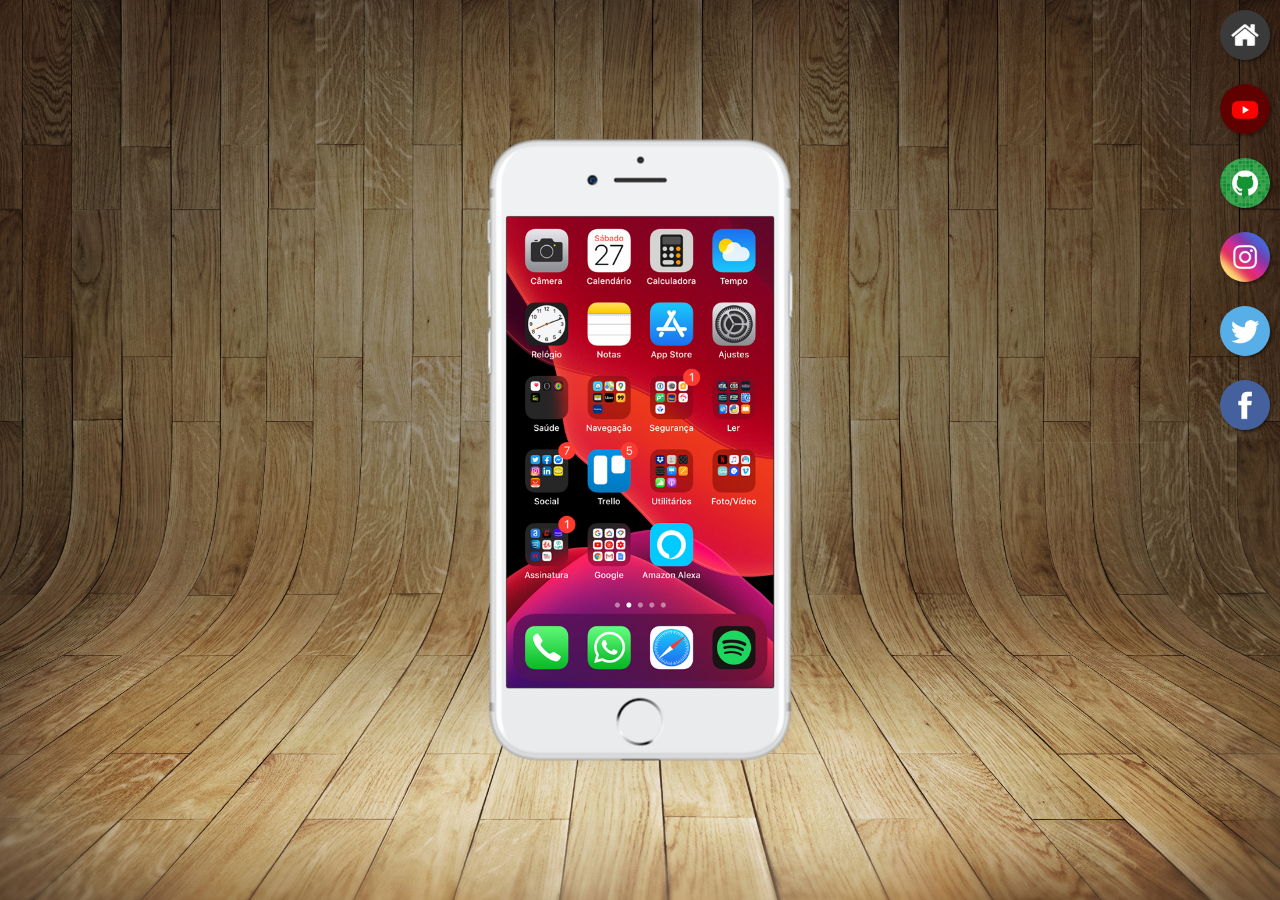
<file: index.html>
<!DOCTYPE html>
<html lang="pt-br">
<head>
    <meta charset="UTF-8">
    <meta http-equiv="X-UA-Compatible" content="IE=edge">
    <meta name="viewport" content="width=device-width, initial-scale=1.0">
    <link rel="stylesheet" href="estilos/style.css">
    <title>Projeto Redes Sociais</title>
</head>
<body>
    <main>
        <section id="telefone">
            <iframe src="home.html" name="tela" id="tela" frameborder="0">
                Seu navegador não é compatível com iframe.
            </iframe>
        </section>

        <section id="redes-sociais">
            <a href="home.html" target="tela"><img src="imagens/logo-home.jpg" alt="home"></a><br>
            <a href="youtube.html" target="tela"><img src="imagens/logo-youtube.jpg" alt="youtube"></a><br>
            <a href="github.html" target="tela"><img src="imagens/logo-github.jpg" alt="github"></a><br>
            <a href="#" target="tela"><img src="imagens/logo-instagram.jpg" alt="instagram"></a><br>
            <a href="#" target="tela"><img src="imagens/logo-twitter.jpg" alt="twitter"></a><br>
            <a href="#" target="tela"><img src="imagens/logo-facebook.jpg" alt="facebook"></a>            
        </section>
    </main>
</body>
</html>
</file>
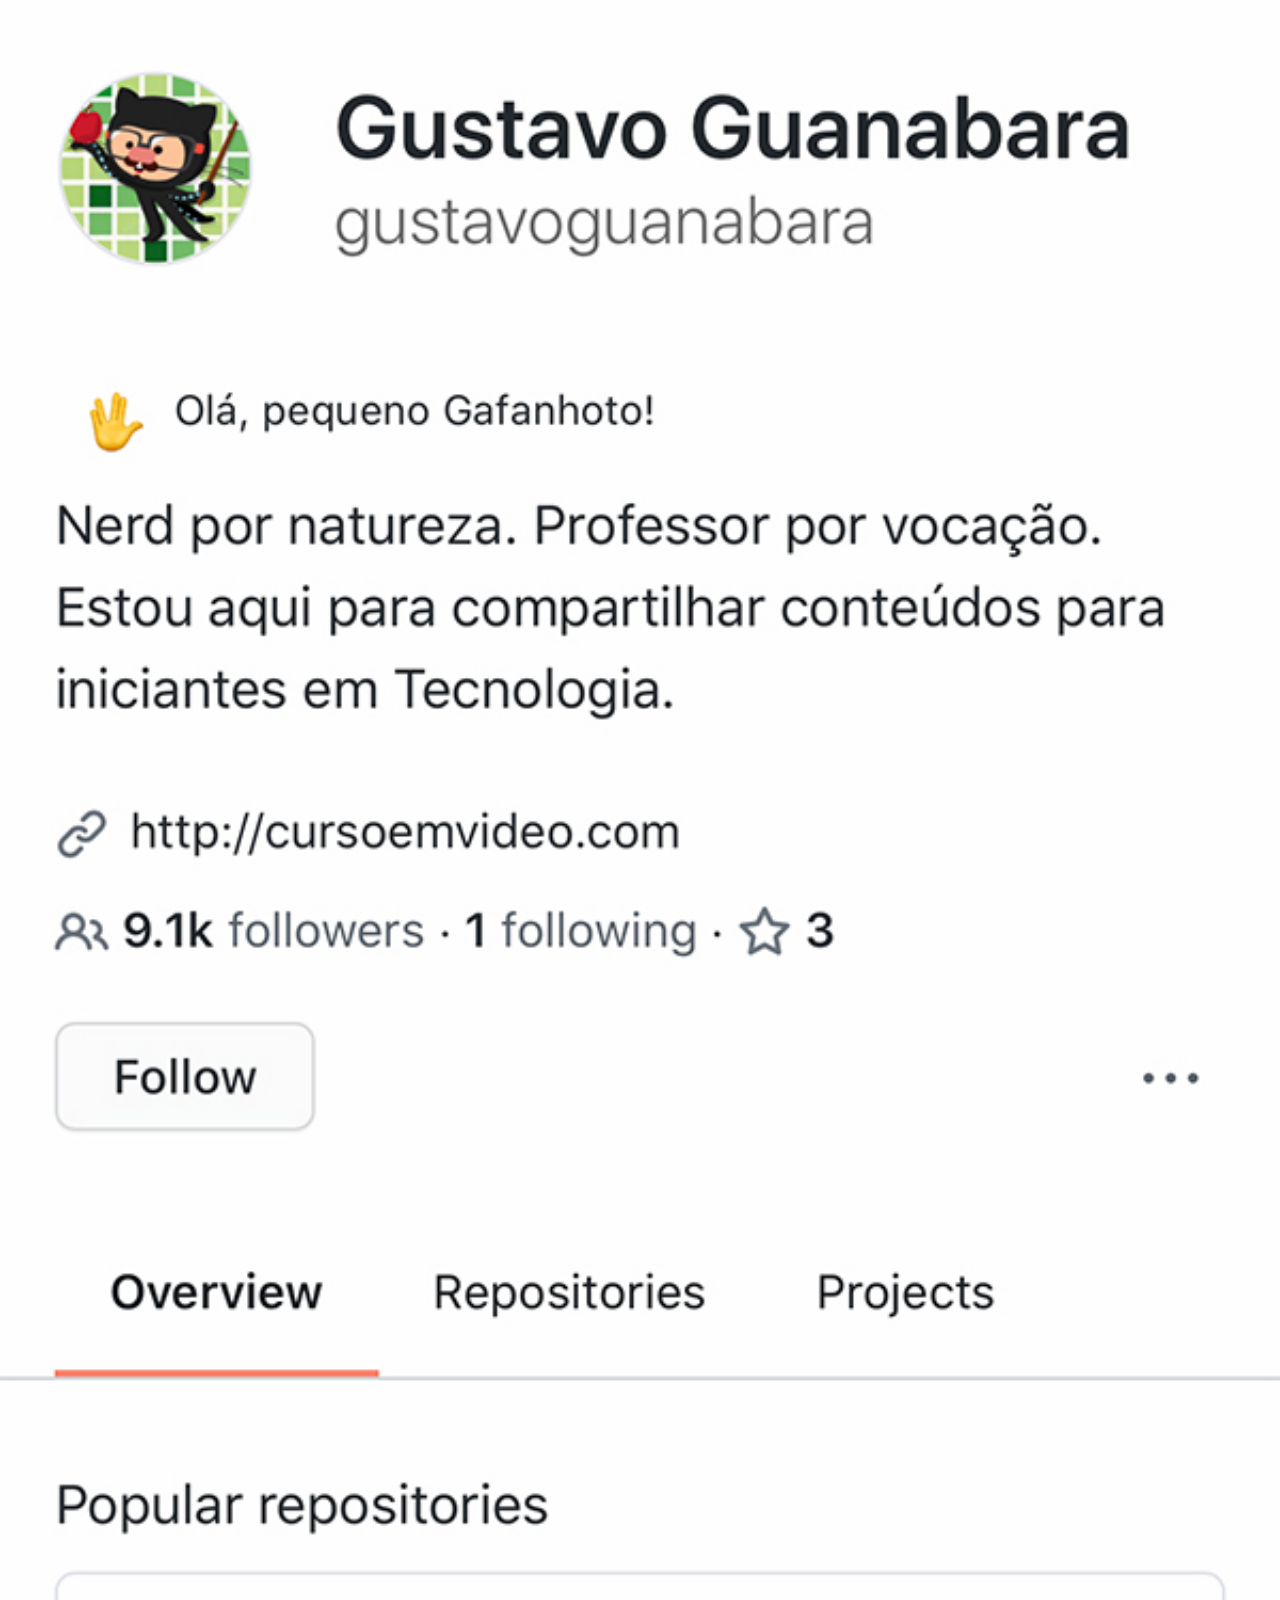
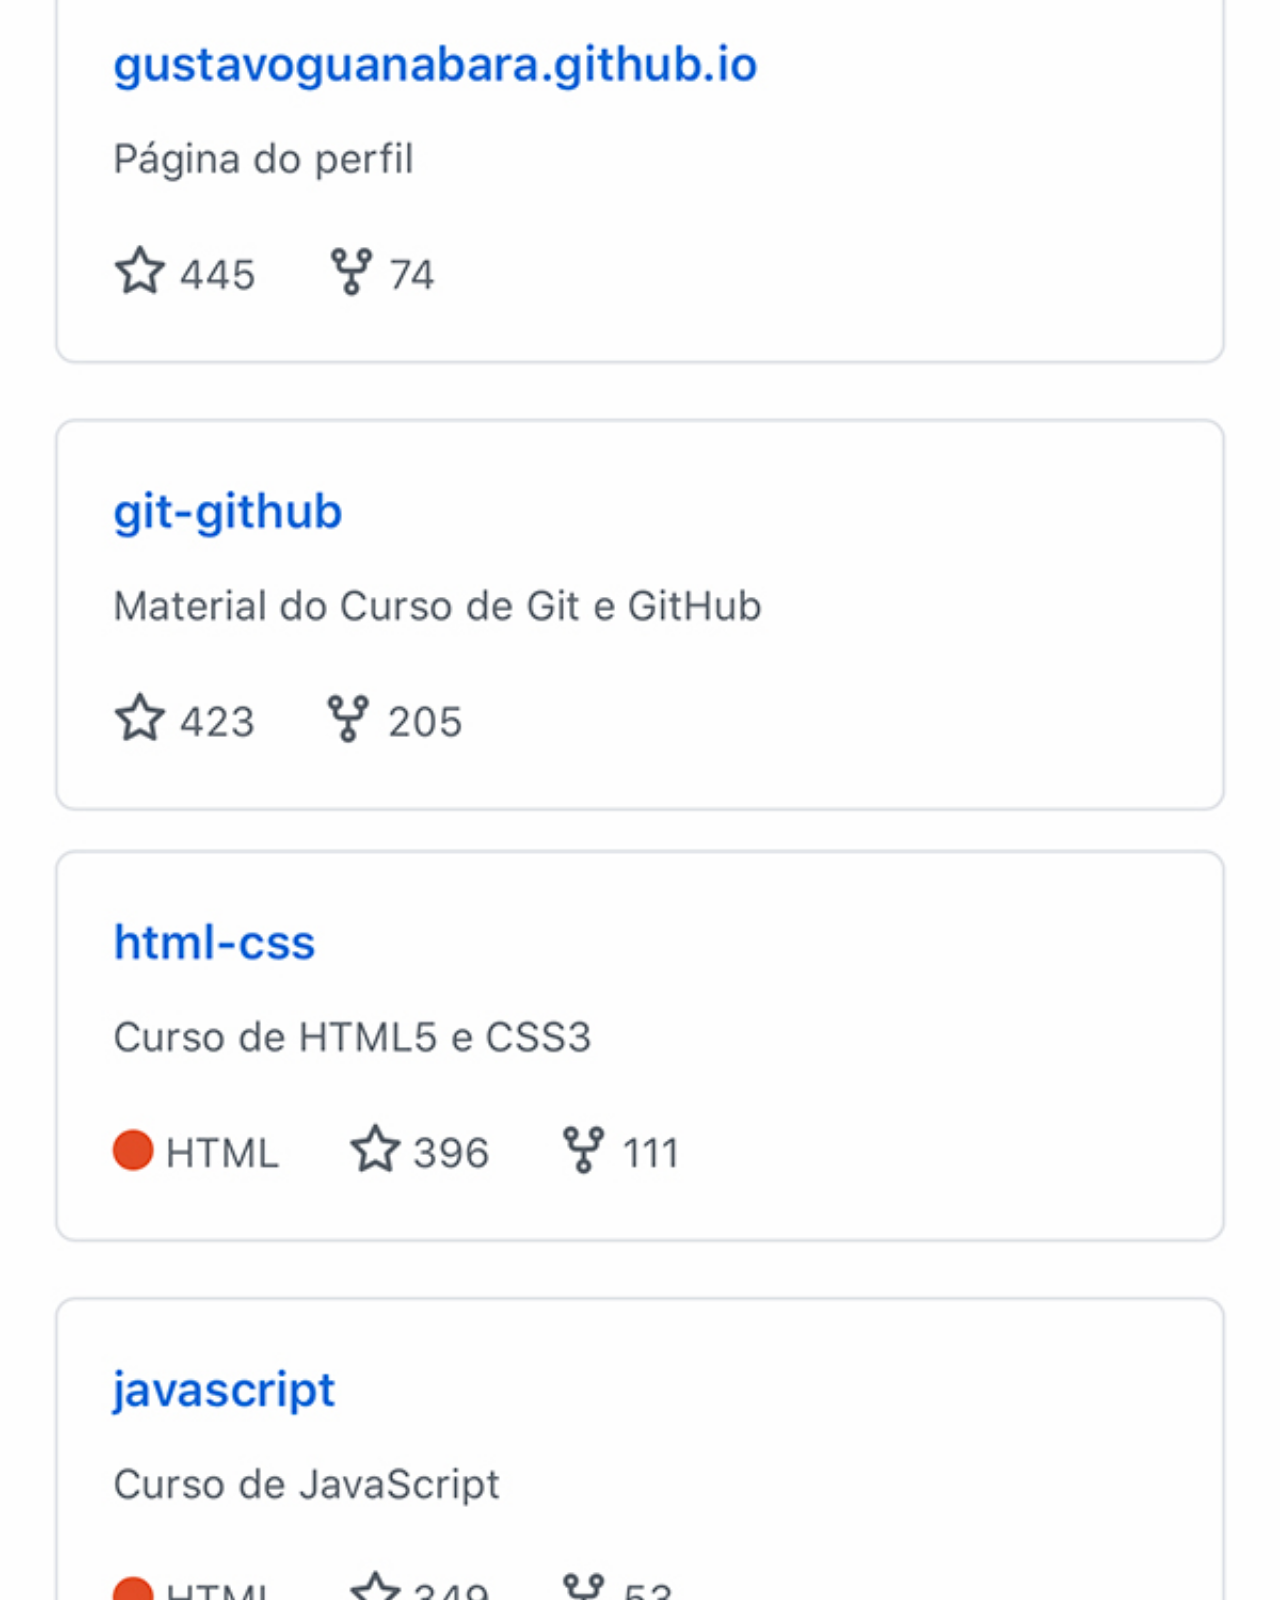
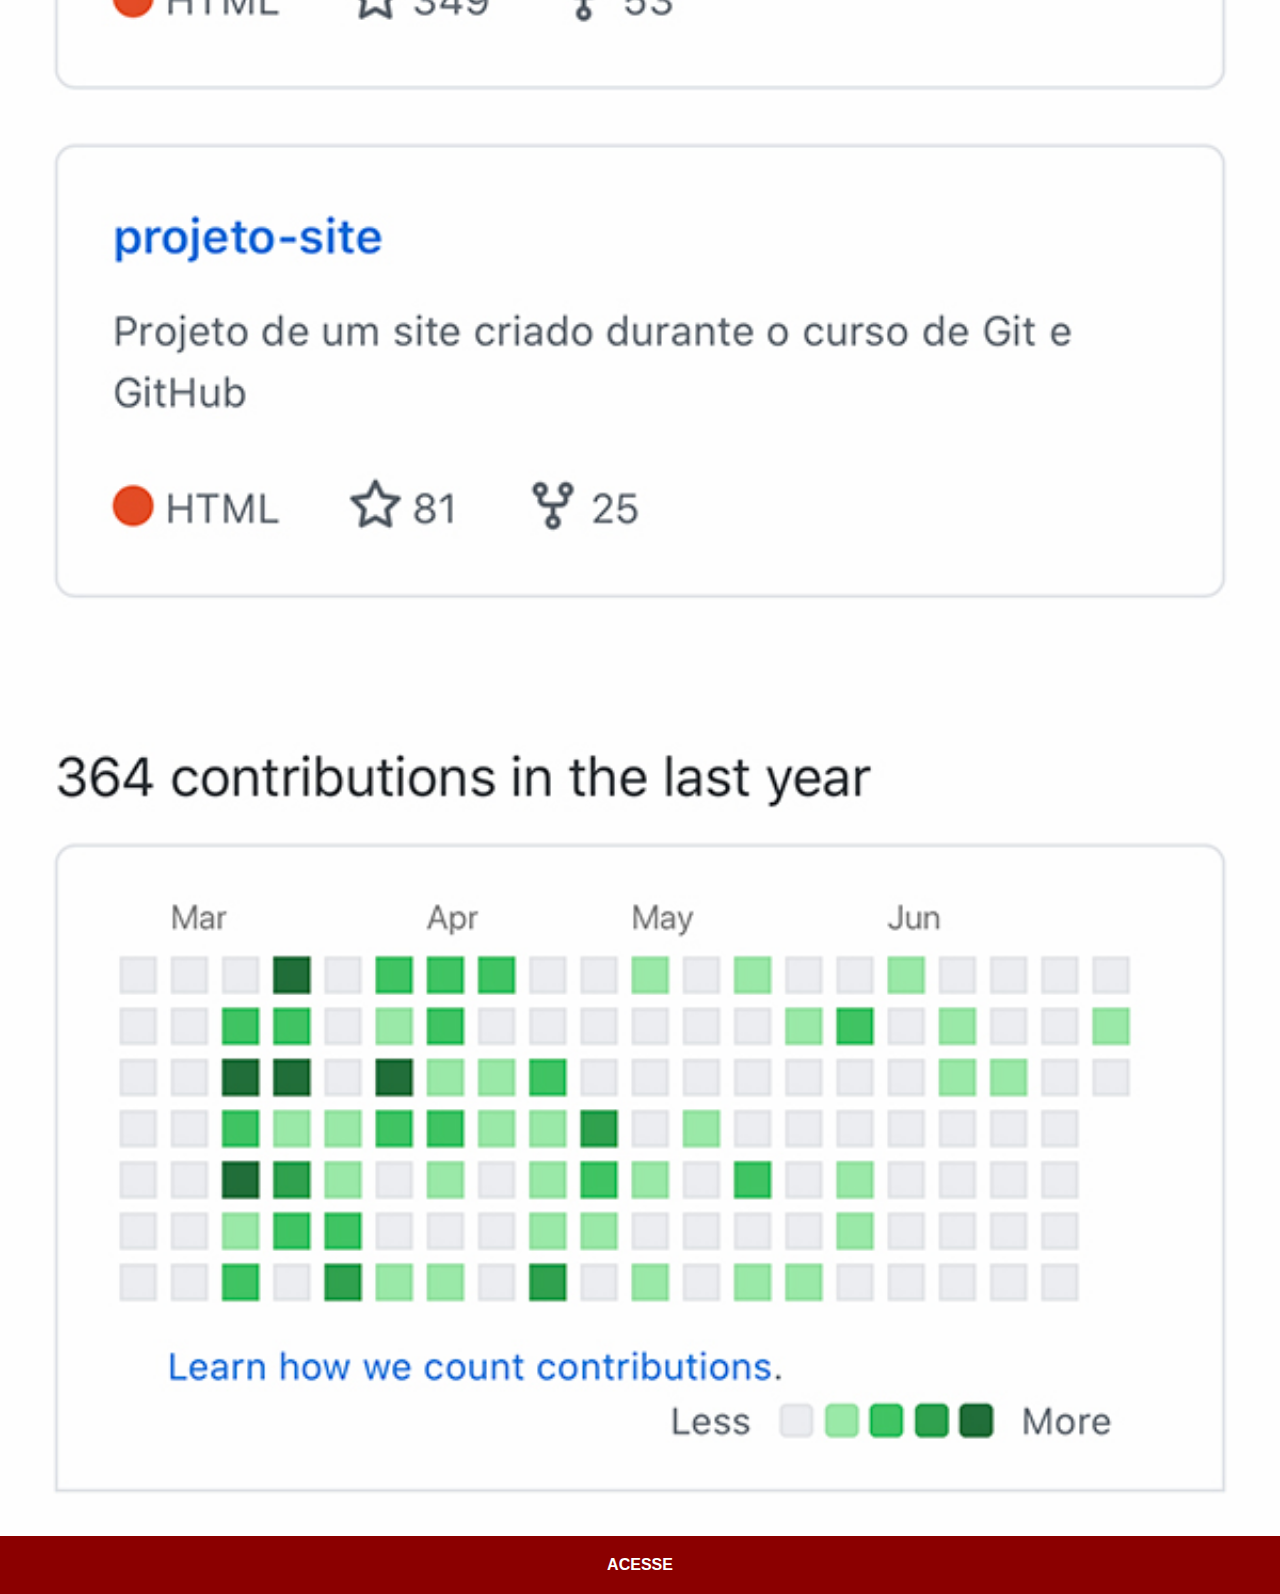
<file: github.html>
<!DOCTYPE html>
<html lang="pt-br">
<head>
    <meta charset="UTF-8">
    <meta http-equiv="X-UA-Compatible" content="IE=edge">
    <meta name="viewport" content="width=device-width, initial-scale=1.0">
    <link rel="stylesheet" href="estilos/social.css">
    <title>github</title>
</head>
<body>
    <img src="imagens/tela-github.jpg" alt="github">
    <a href="https://github.com/gustavoguanabara" target="blank">ACESSE</a>
    
</body>
</html>
</file>
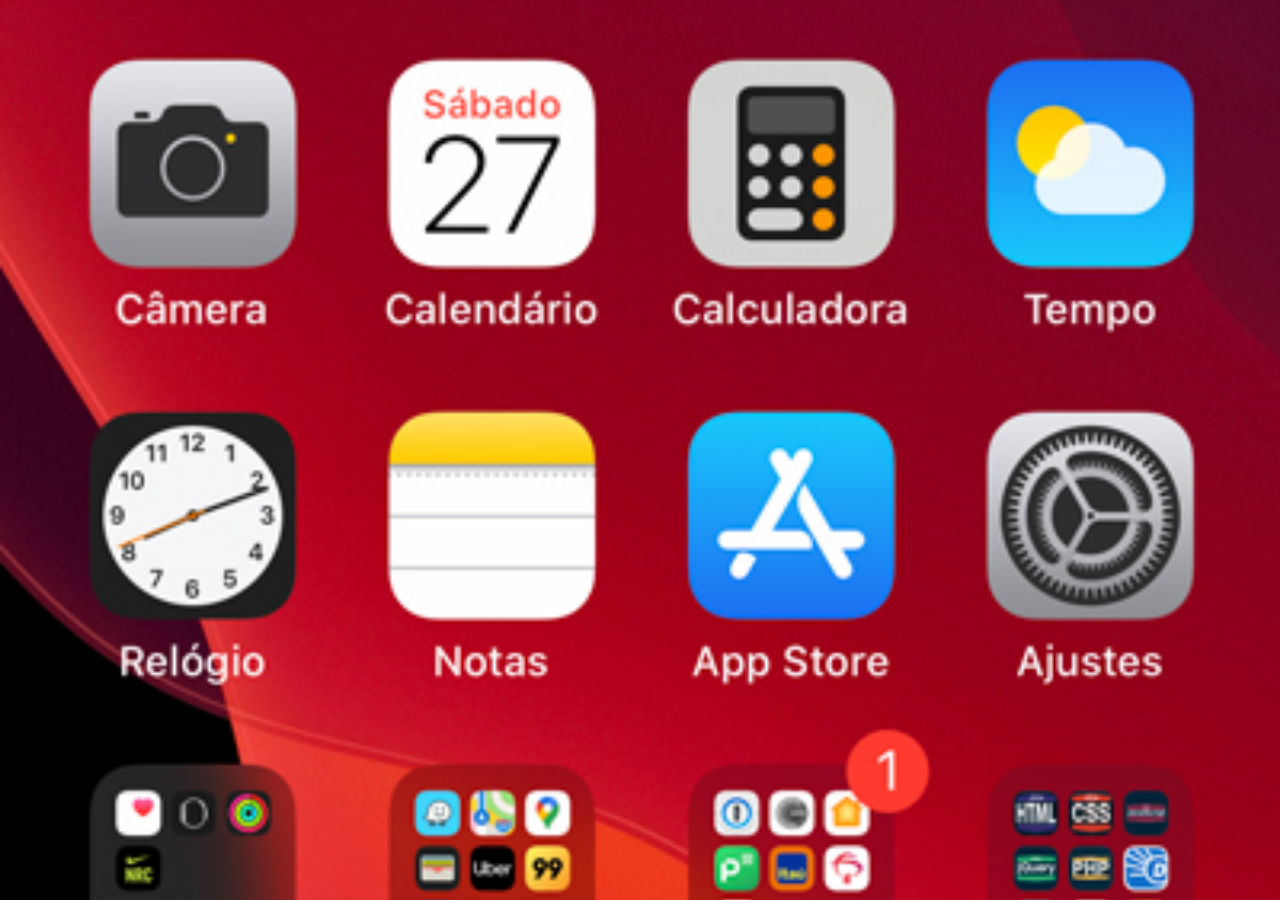
<file: home.html>
<!DOCTYPE html>
<html lang="pt-br">
<head>
    <meta charset="UTF-8">
    <meta http-equiv="X-UA-Compatible" content="IE=edge">
    <meta name="viewport" content="width=device-width, initial-scale=1.0">
    <title>home</title>
    <style>
        * {
            margin: 0;
            padding: 0;
        }
        body {
            width: 100vw;
            height: 100vh;
            background: black url(imagens/tela-home.jpg) no-repeat
            top center;
            background-size: cover;
        }
    </style>
</head>
<body>
    
</body>
</html>
</file>
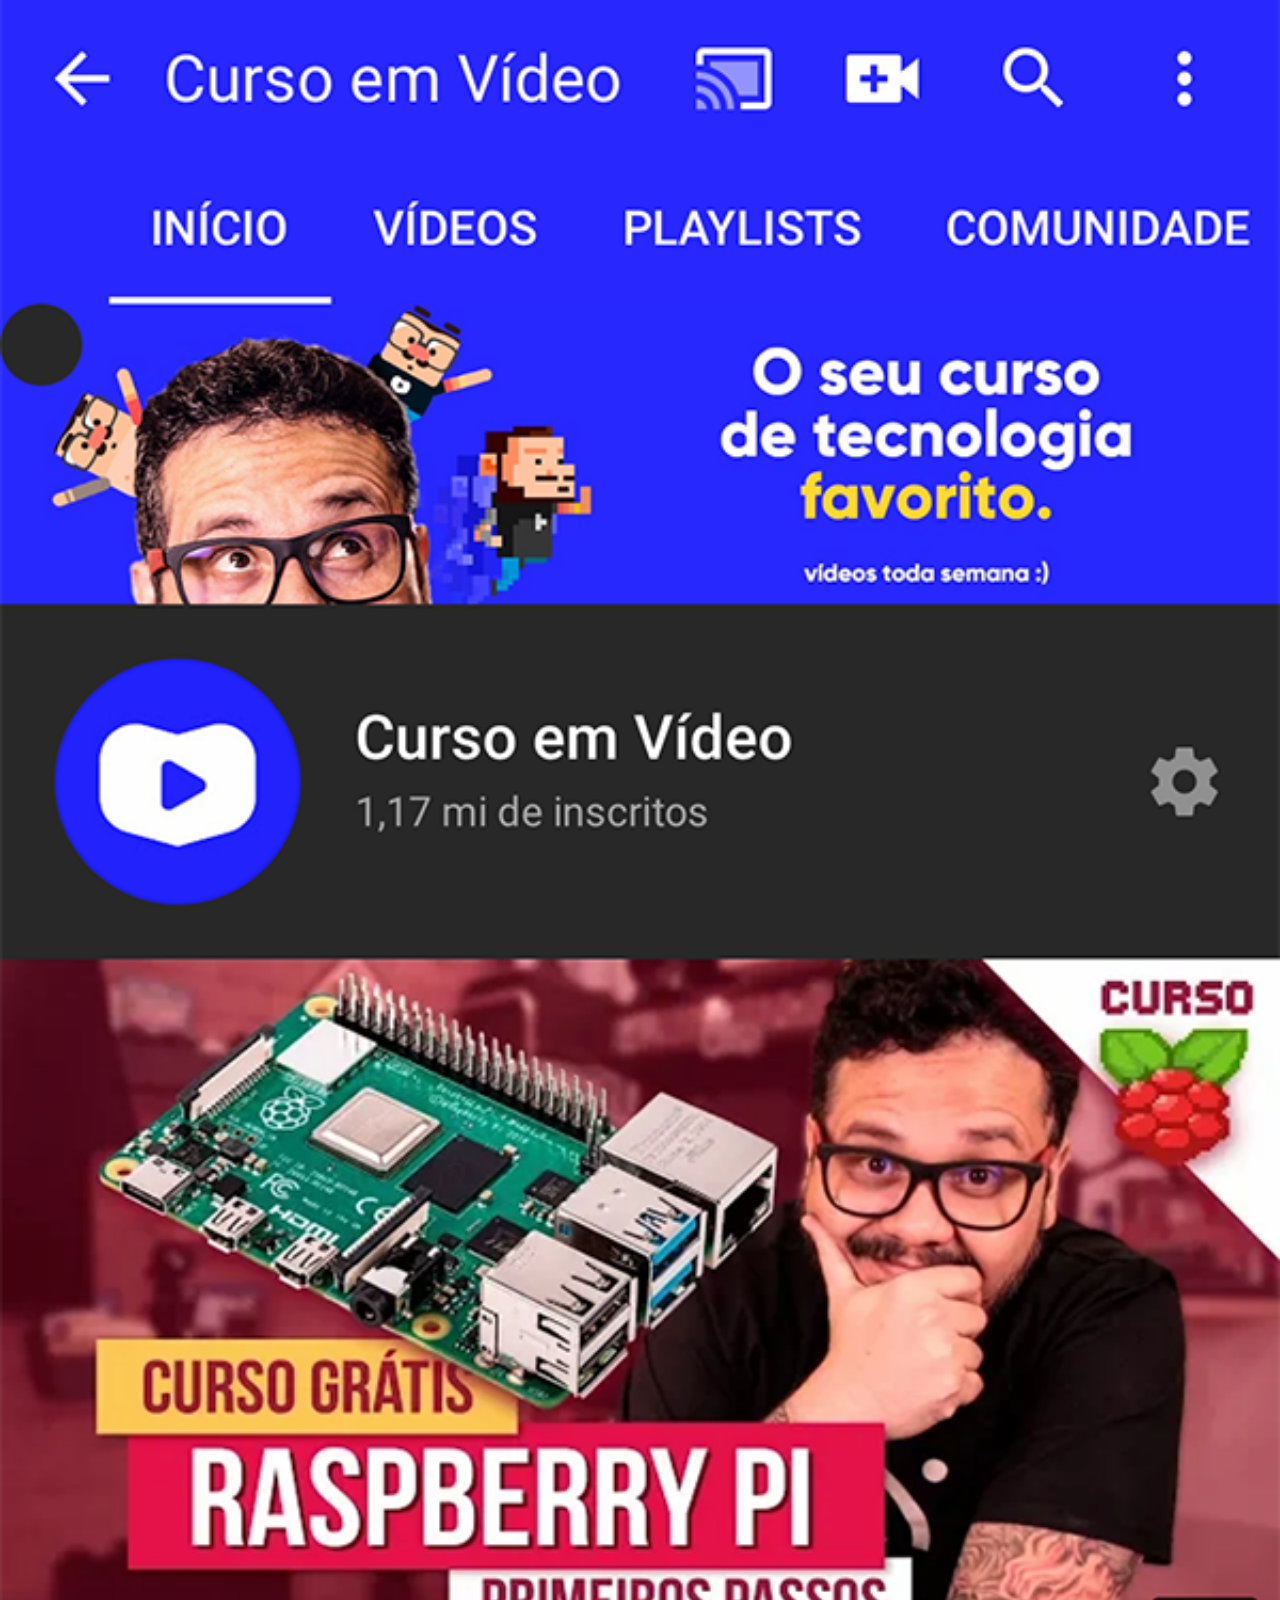
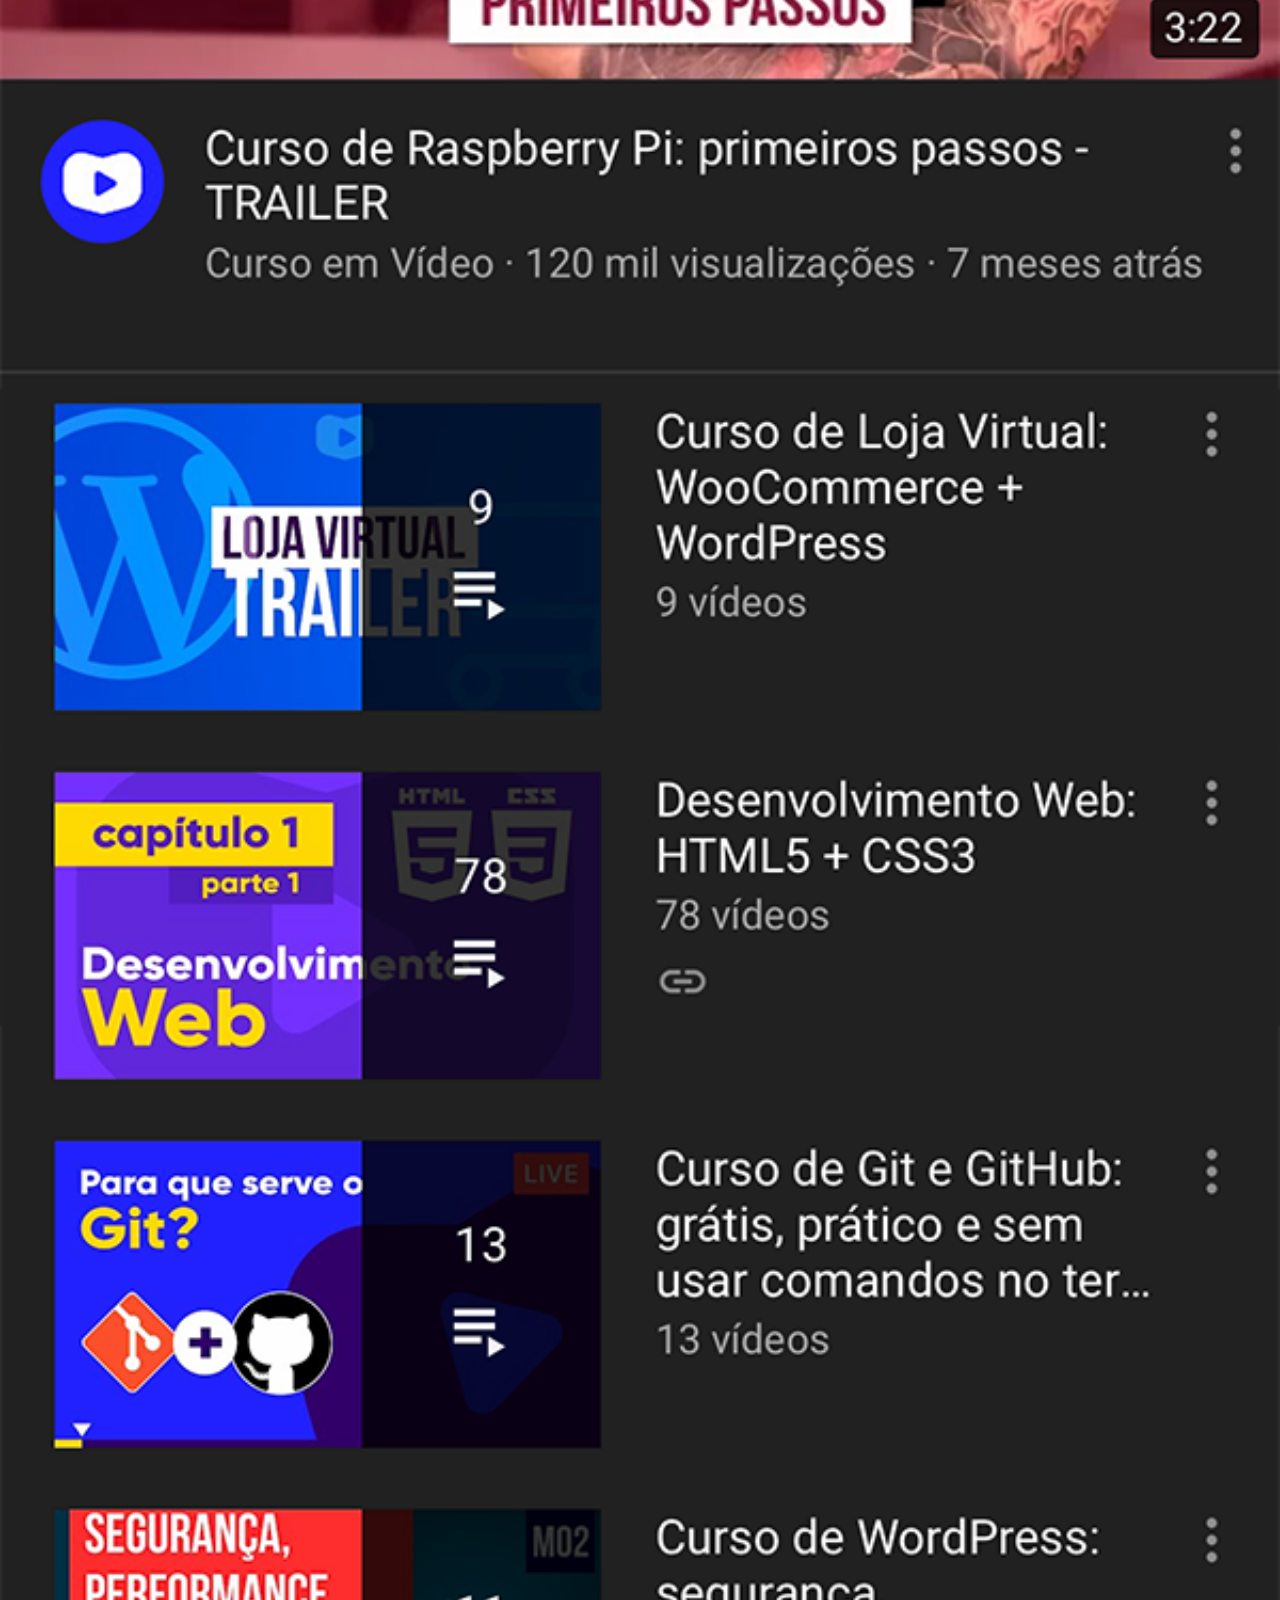
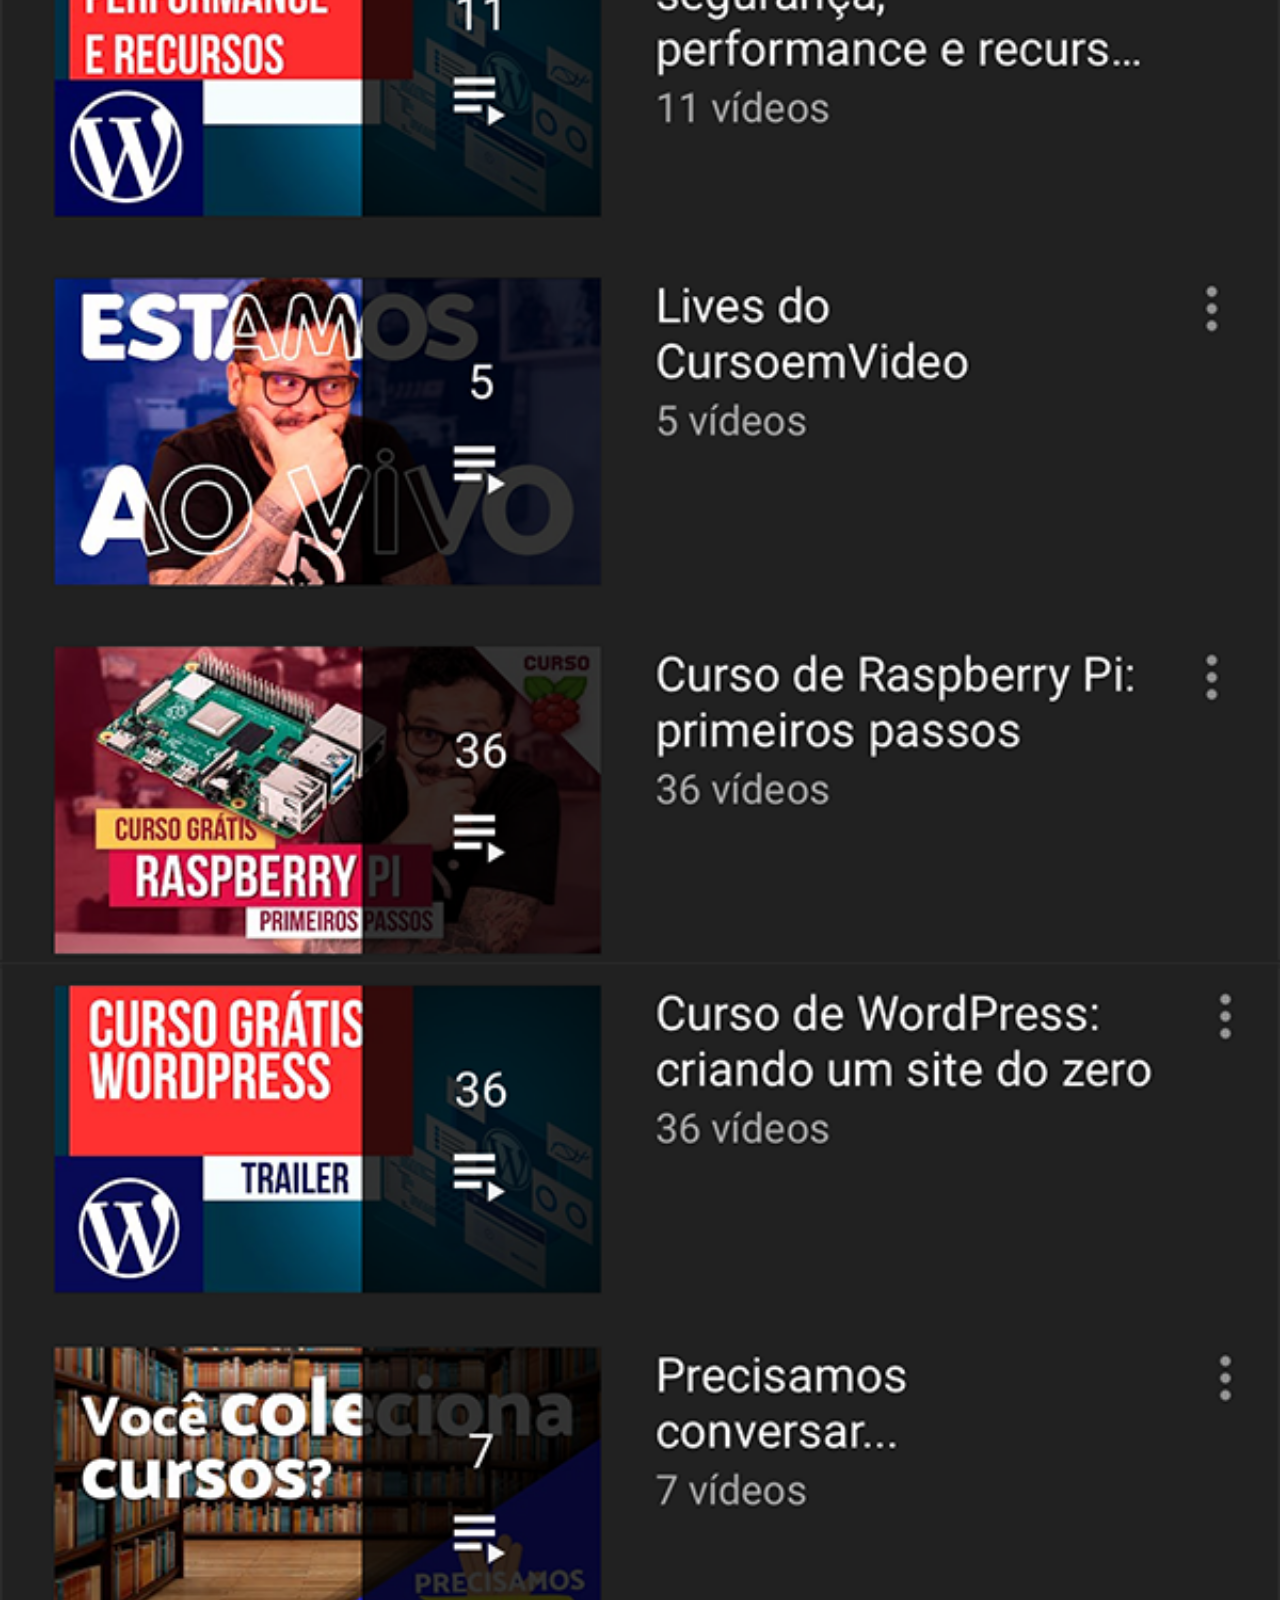
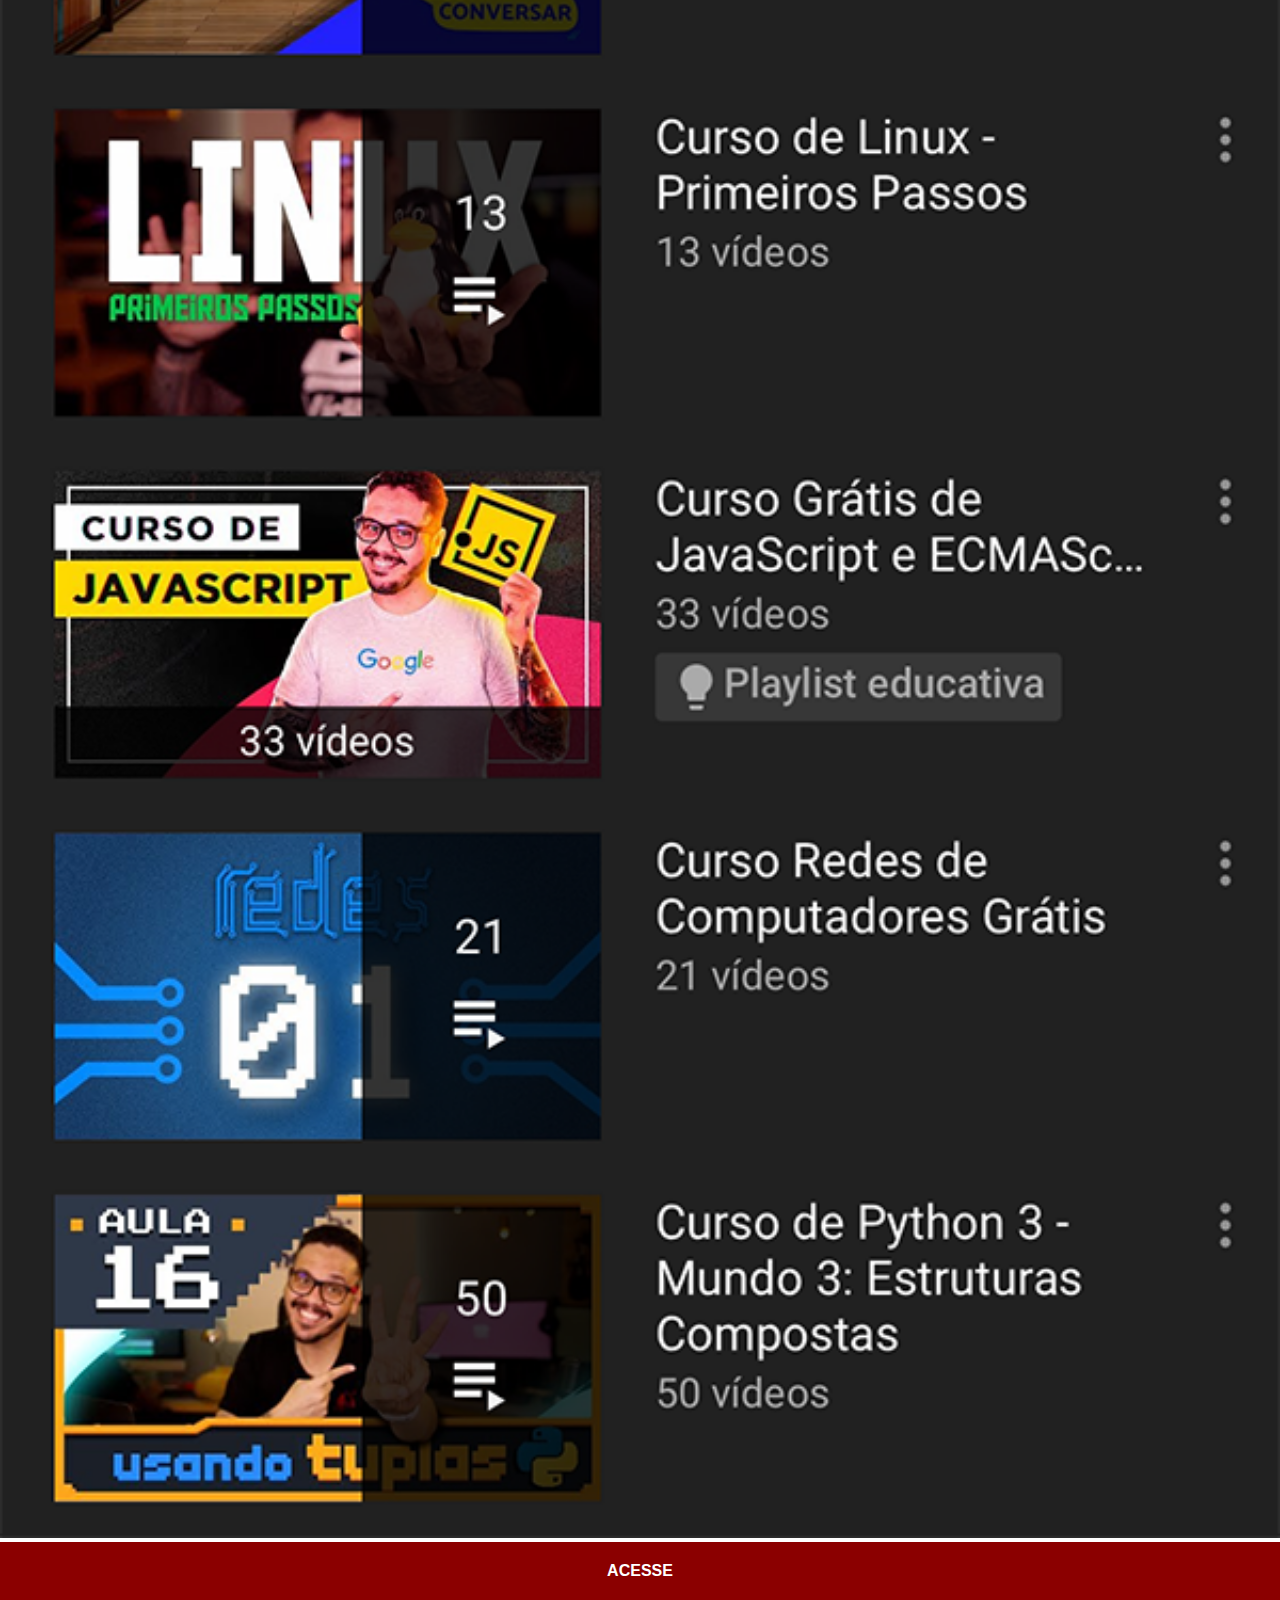
<file: youtube.html>
<!DOCTYPE html>
<html lang="pt-br">
<head>
    <meta charset="UTF-8">
    <meta http-equiv="X-UA-Compatible" content="IE=edge">
    <meta name="viewport" content="width=device-width, initial-scale=1.0">
    <link rel="stylesheet" href="estilos/social.css">
    <title>youtube</title>
</head>
<body>
    <img src="imagens/tela-youtube.png" alt="youtube">
    <a href="https://www.youtube.com/@CursoemVideo/playlists" target="_blank">ACESSE</a>
    
</body>
</html>
</file>
<file: estilos/style.css>
@charset "UTF-8";

* {
    margin: 0;
    padding: 0;
    font-family: Arial, Helvetica, sans-serif;
}

html, body {
    width: 100vw;
    height: 100vh;   
    background-color: black;
}
body {
    background: url(../imagens/fundo-madeira.jpg) no-repeat
    top center;
    background-size: cover;
    background-attachment: fixed;

}
main {
    height: 100vh;
    position: relative;
}
section#telefone {
    width: 311px;
    height: 627px;
    position: absolute;
    top: 50%;
    left: 50%;
    translate: -50% -50%;
    background: url(../imagens/frame-iphone.png) no-repeat;
}
iframe#tela{
    position: relative;
    top: 80px;
    left: 22px;
    width: 267px;
    height: 471px;
}
section#redes-sociais {
    text-align: right;
}
section#redes-sociais img {
    width: 50px;
    margin: 10px;
    border-radius: 50%;   
    box-shadow: 2px 2px 3px rgba(0, 0, 0, 0.400);
    box-sizing: border-box;
}
section#redes-sociais img:hover {
    border: 2px solid rgba(255, 255, 255, 0.400);
}
</file>
<file: estilos/social.css>
@charset "UTF-8";

* {
    margin: 0px;
    padding: 0px;
}
::-webkit-scrollbar {
    width: 0px;
    height: 0px;
}
img {
    width: 100vw;
    
}
a {
    display: block;
    background-color: darkred;
    color: white;
    padding: 20px;
    font-family: Arial, Helvetica, sans-serif;
    font-weight: bolder;
    text-decoration: none;
    text-align: center;
}
a:hover {
    background-color: red;
}
</file>
